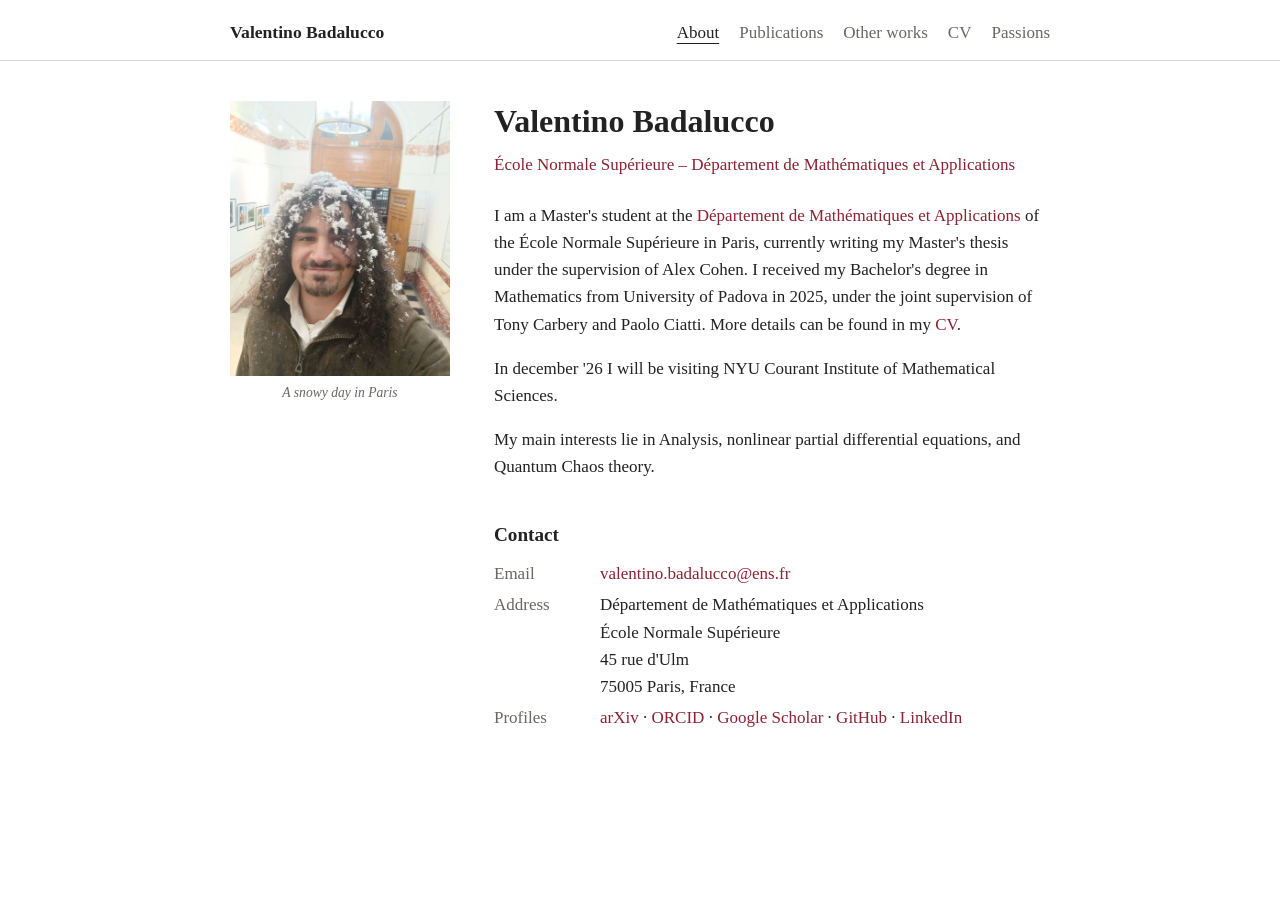
<file: index.html>
<!doctype html>
<html lang="en">
<head>
  <meta charset="utf-8">
  <meta name="viewport" content="width=device-width, initial-scale=1">
  <title>Valentino Badalucco</title>
  <meta name="description" content="Personal academic webpage of Valentino Badalucco.">
  <link rel="icon" href="favicon.svg" type="image/svg+xml">
  <link rel="stylesheet" href="style.css">
  <script src="content.js" defer></script>
  <script src="main.js" defer></script>
</head>
<body data-page="about">
  <main id="app" class="wrap">
    <noscript>Please enable JavaScript to view this page.</noscript>
  </main>
</body>
</html>
</file>
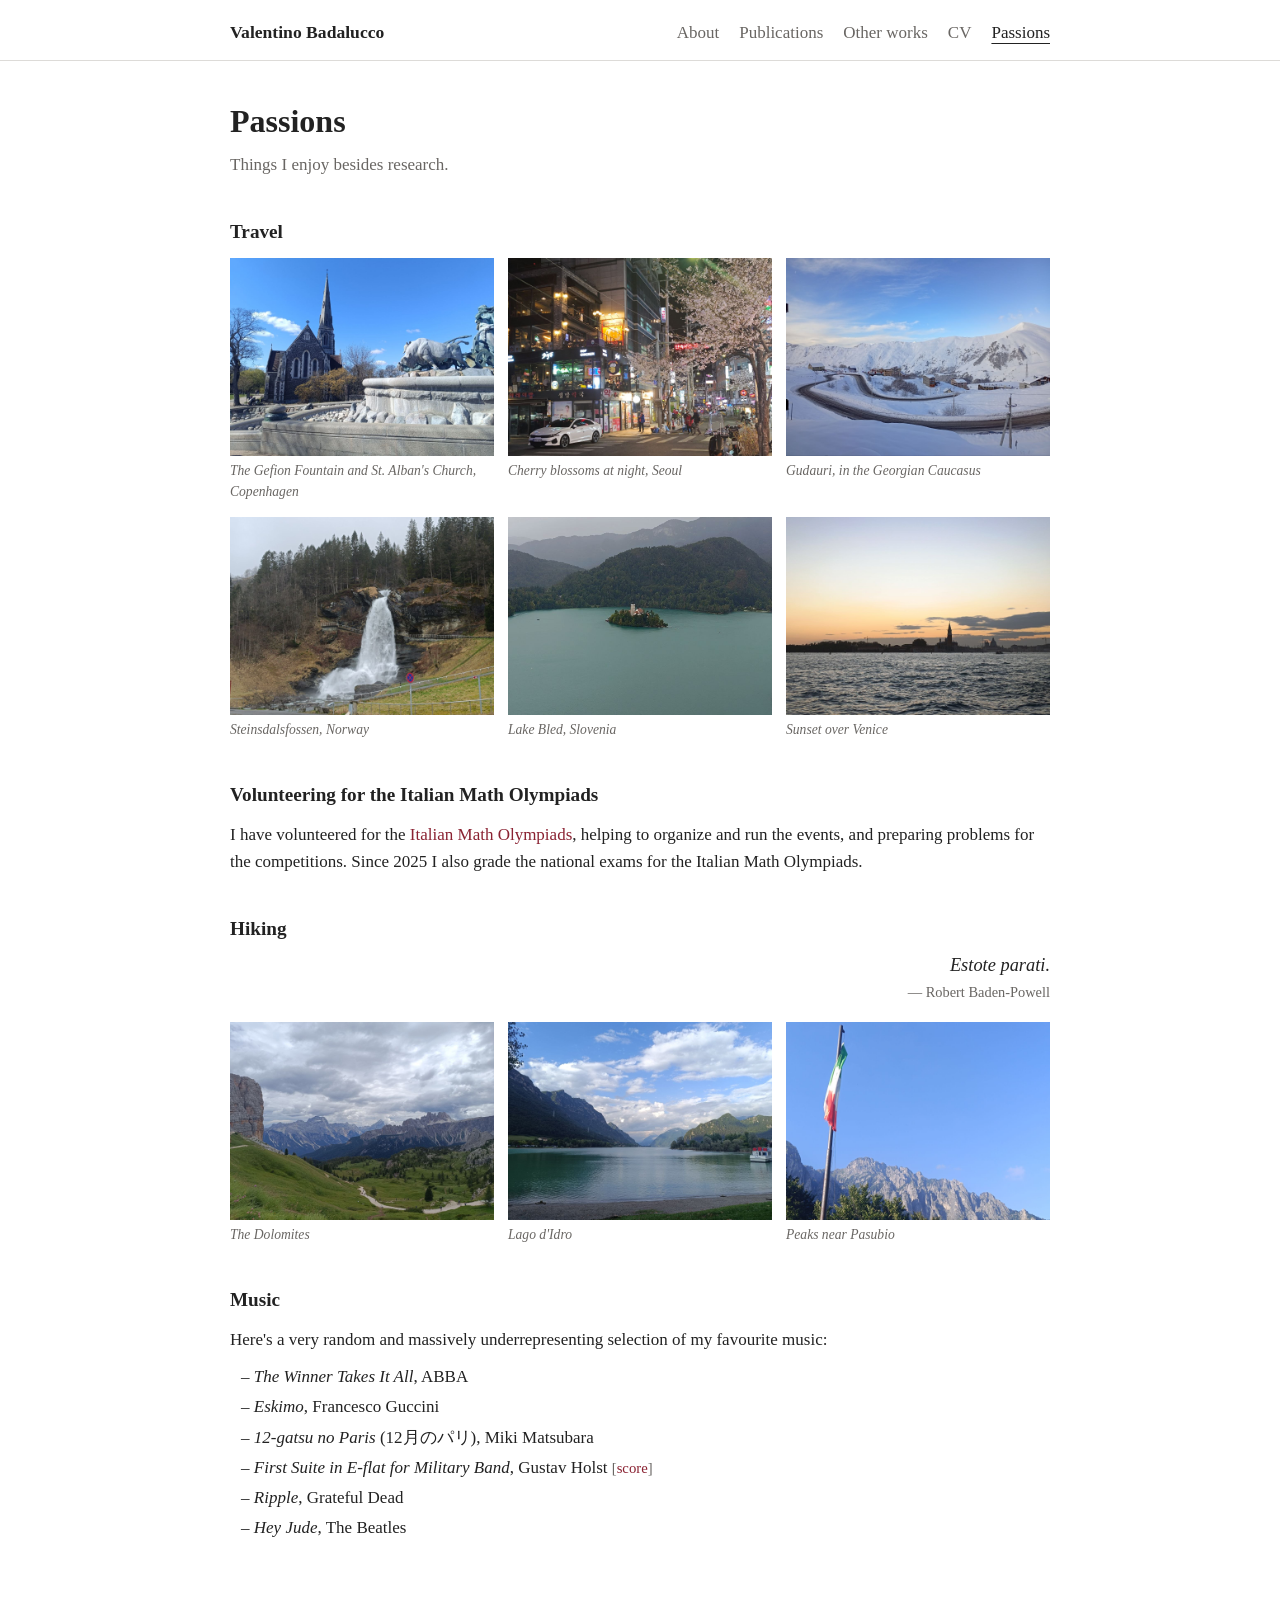
<file: passions.html>
<!doctype html>
<html lang="en">
<head>
  <meta charset="utf-8">
  <meta name="viewport" content="width=device-width, initial-scale=1">
  <title>Passions · Valentino Badalucco</title>
  <link rel="icon" href="favicon.svg" type="image/svg+xml">
  <link rel="stylesheet" href="style.css">
  <script src="content.js" defer></script>
  <script src="main.js" defer></script>
</head>
<body data-page="passions">
  <main id="app" class="wrap">
    <noscript>Please enable JavaScript to view this page.</noscript>
  </main>
</body>
</html>
</file>
<file: style.css>
/* ---------- colors and fonts (change the accent color here) ---------- */

:root {
  --bg: #ffffff;
  --surface: #f4f3f1;
  --text: #222222;
  --muted: #696663;
  --border: #dddbd8;
  --accent: #8a2232;
  /* Charter is preinstalled on macOS, Bitstream Charter on most Linux, Sitka/Cambria on Windows */
  --serif: Charter, "Bitstream Charter", "Sitka Text", Cambria, serif;
  color-scheme: light dark;
}

@media (prefers-color-scheme: dark) {
  :root {
    --bg: #1b1a19;
    --surface: #262523;
    --text: #e8e6e3;
    --muted: #a39f9a;
    --border: #3a3836;
    --accent: #eaa3ab;
  }
}

/* ---------- base ---------- */

* { box-sizing: border-box; }

body {
  margin: 0;
  min-height: 100vh;
  display: flex;
  flex-direction: column;
  background: var(--bg);
  color: var(--text);
  font: 17px/1.6 var(--serif);
  -webkit-text-size-adjust: 100%;
}

.wrap { width: 100%; max-width: 860px; margin: 0 auto; padding: 0 20px; }
main.wrap { flex: 1; padding-top: 40px; padding-bottom: 64px; }

a { color: var(--accent); text-decoration: none; }
a:hover { text-decoration: underline; text-underline-offset: 2px; }
:focus-visible { outline: 2px solid var(--accent); outline-offset: 2px; }

h1, h2 { font-weight: 700; line-height: 1.25; }
h1 { font-size: 2rem; margin: 0 0 0.3em; }
h2 { font-size: 1.2rem; margin: 2.2em 0 0.7em; }

p { margin: 0 0 1em; }
.lead { color: var(--muted); }
.empty { color: var(--muted); font-style: italic; }

/* ---------- header ---------- */

.site-header { border-bottom: 1px solid var(--border); }
.site-header .wrap {
  display: flex;
  flex-wrap: wrap;
  align-items: baseline;
  justify-content: space-between;
  gap: 4px 24px;
  padding-top: 18px;
  padding-bottom: 14px;
}
.site-name { font-size: 1.1rem; font-weight: 700; color: var(--text); }
.site-name:hover { text-decoration: none; }

nav { display: flex; flex-wrap: wrap; gap: 4px 20px; }
nav a { color: var(--muted); }
nav a:hover { color: var(--text); }
nav a[aria-current="page"] { color: var(--text); text-decoration: underline; text-underline-offset: 5px; }


/* ---------- [bracketed] links: abstract, arXiv, pdf... ---------- */

.btn {
  padding: 0;
  border: 0;
  background: none;
  color: var(--accent);
  font: inherit;
  font-size: 0.92rem;
  cursor: pointer;
}
/* inline-block keeps the brackets out of the hover underline */
.btn::before { content: "["; display: inline-block; color: var(--muted); }
.btn::after { content: "]"; display: inline-block; color: var(--muted); }
.btn:hover { text-decoration: underline; text-underline-offset: 2px; }

/* ---------- about page ---------- */

.about { display: grid; grid-template-columns: 220px 1fr; gap: 44px; align-items: start; }
.about-photo { margin: 0; }
.about-photo figcaption { margin-top: 6px; color: var(--muted); font-size: 0.85rem; font-style: italic; text-align: center; }

.photo {
  display: block;
  width: 100%;
  aspect-ratio: 4 / 5;
  object-fit: cover;
  background: var(--surface);
}
.avatar {
  display: grid;
  place-items: center;
  color: var(--muted);
  font-size: 3.5rem;
}

.role { color: var(--muted); margin-bottom: 1.4em; }

.contact { display: grid; grid-template-columns: 90px 1fr; gap: 4px 16px; margin: 0; }
.contact dt { color: var(--muted); }
.contact dd { margin: 0; overflow-wrap: anywhere; }

.news { margin: 0; padding: 0; list-style: none; }
.news li { display: grid; grid-template-columns: 90px 1fr; gap: 16px; padding: 4px 0; }
.news .date { color: var(--muted); }

/* ---------- publications and other works ---------- */

h2.group { font-size: 1.05rem; color: var(--muted); margin: 1.8em 0 0.6em; }

.entries { margin: 0; padding: 0; list-style: none; }
.entry + .entry { margin-top: 18px; }
.entry-title { font-weight: 700; line-height: 1.4; }
.entry-meta { color: var(--muted); font-size: 0.95rem; }
.entry-desc { font-size: 0.95rem; }
.entry-links { display: flex; flex-wrap: wrap; gap: 4px 12px; margin-top: 3px; }

.abstract {
  margin-top: 8px;
  padding: 2px 0 2px 14px;
  border-left: 2px solid var(--border);
  font-size: 0.93rem;
}

/* math typeset by KaTeX: same size as the text (its default is larger) */
.katex { font-size: 1em; }

/* ---------- CV ---------- */

.cv-head { display: flex; flex-wrap: wrap; align-items: baseline; justify-content: space-between; gap: 12px; }
.cv-head h1 { margin: 0; }

.cv-item { display: grid; grid-template-columns: 140px 1fr; gap: 20px; padding: 5px 0; }
.cv-when { color: var(--muted); font-size: 0.93rem; padding-top: 1px; }
.cv-details { color: var(--muted); font-size: 0.95rem; }

/* ---------- passions ---------- */

.epigraph { margin: -0.2em 0 1.1em auto; max-width: 26em; text-align: right; }
.epigraph p { margin: 0; font-size: 1.15rem; font-style: italic; }
.epigraph footer { color: var(--muted); font-size: 0.9rem; }

.plain-list { margin: -0.4em 0 1em; padding-left: 1.4em; list-style-type: "– "; }
.plain-list li { margin: 3px 0; }

.photos { display: grid; grid-template-columns: repeat(auto-fill, minmax(220px, 1fr)); gap: 14px; margin: 6px 0 8px; }
.photos figure { margin: 0; }
/* all photos are cropped to 4:3; the crop leans upwards so faces in portrait photos stay in */
.photos img { display: block; width: 100%; aspect-ratio: 4 / 3; object-fit: cover; object-position: 50% 30%; background: var(--surface); }
.photos figcaption { margin-top: 4px; color: var(--muted); font-size: 0.85rem; font-style: italic; }

/* ---------- small screens ---------- */

@media (max-width: 640px) {
  main.wrap { padding-top: 28px; }
  h1 { font-size: 1.75rem; }

  .about { grid-template-columns: 1fr; gap: 24px; }
  .about-photo { width: 160px; }
  .contact { grid-template-columns: 75px 1fr; }
  .avatar { font-size: 2.6rem; }

  .news li, .cv-item { grid-template-columns: 1fr; gap: 0; }
  .photos { grid-template-columns: 1fr 1fr; gap: 10px; }
}

/* ---------- printing (e.g. CV page -> PDF) ---------- */

@media print {
  .site-header nav, .btn { display: none !important; }
  .site-header { border: 0; }
  body { background: #fff; color: #000; font-size: 11pt; }
  main.wrap { padding: 0; }
  a { color: inherit; }
}
</file>
